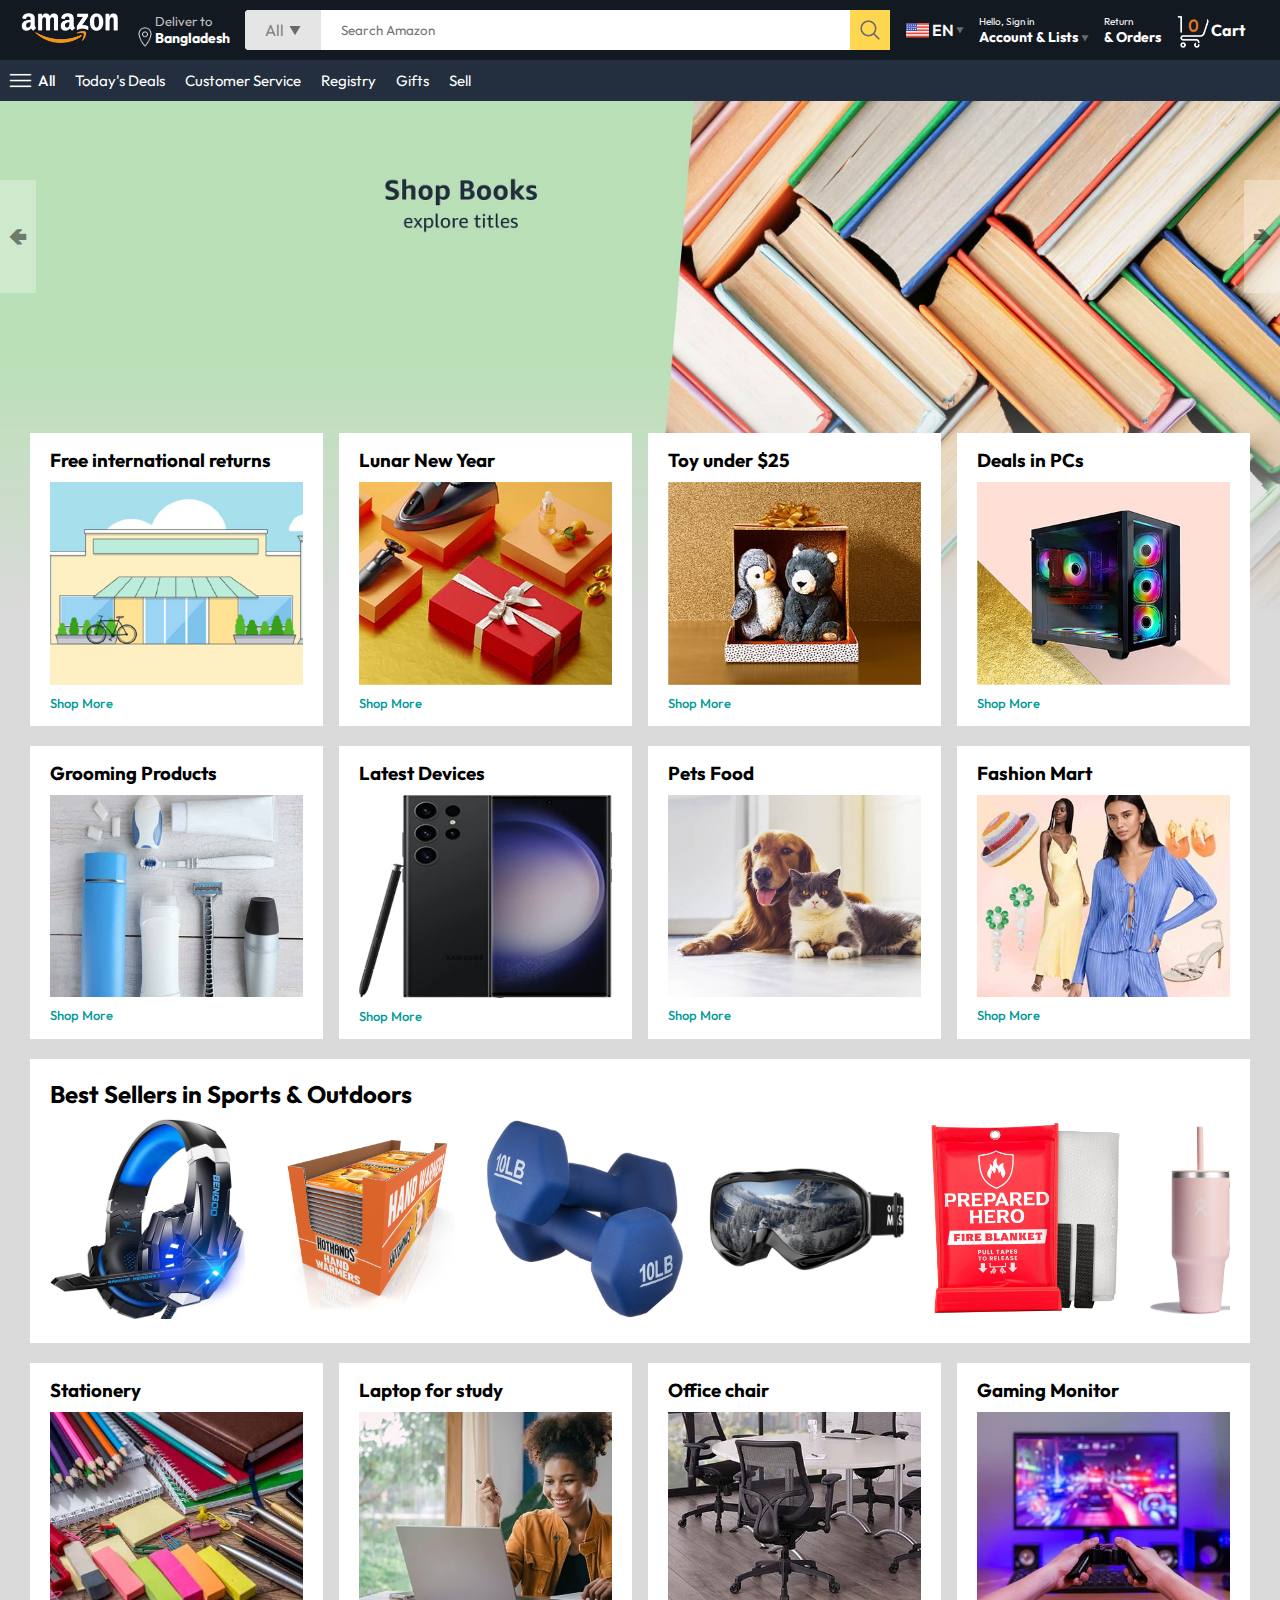
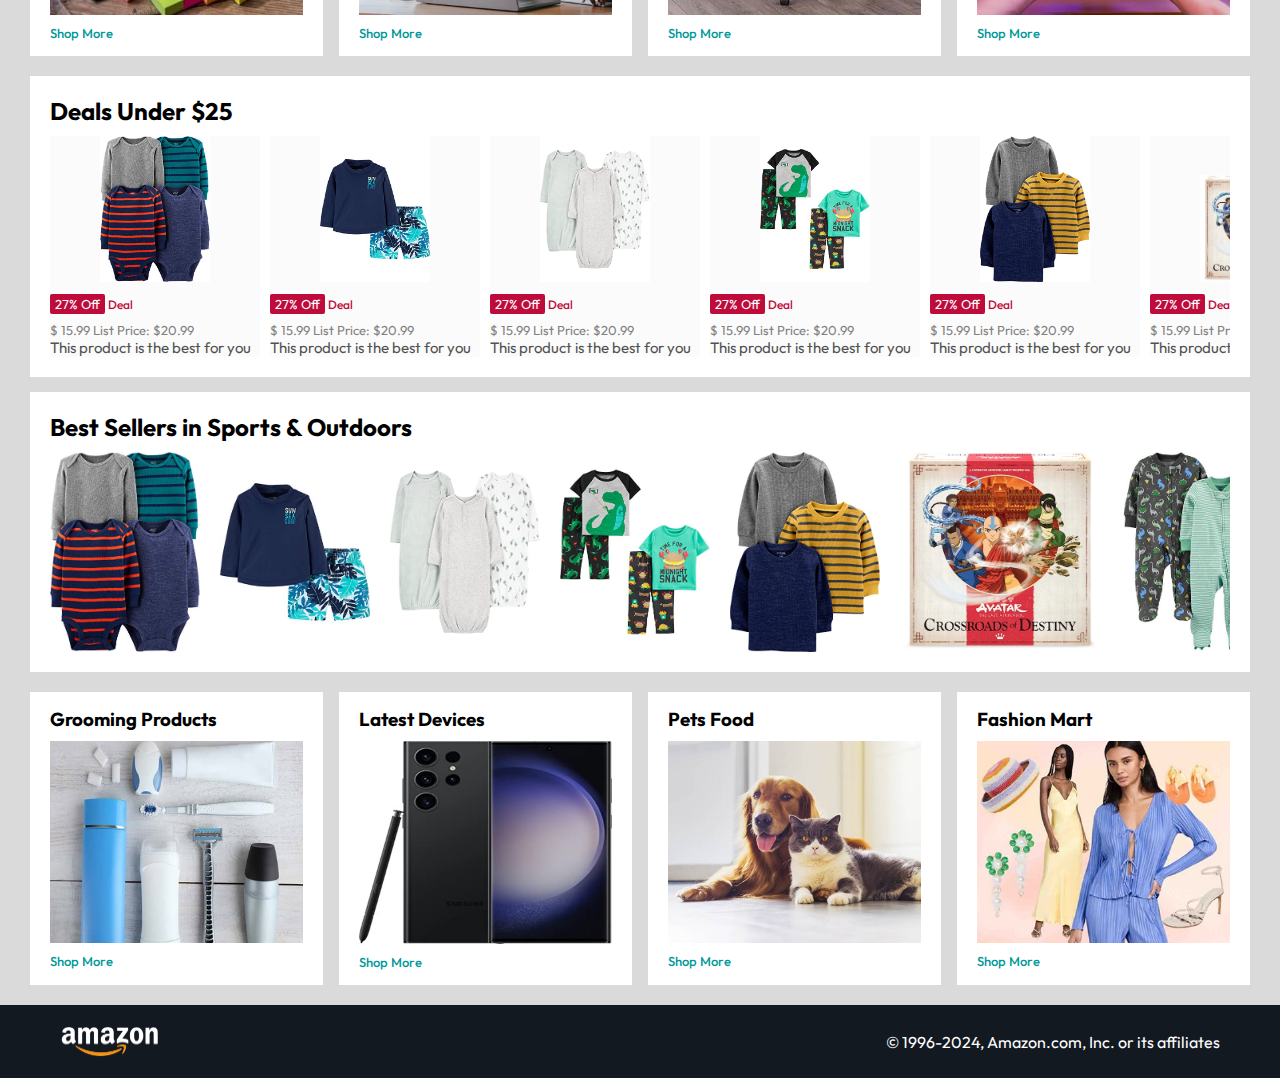
<file: index.html>
<!DOCTYPE html>
<html lang="en">
<head>
    <meta charset="UTF-8">
    <meta name="viewport" content="width=device-width, initial-scale=1.0">
    <link rel="stylesheet" href="style.css">
    <title>Amazon</title>
</head>
<body>
    <header>
        <nav>
            <div class="logo">
                <a href="/">
                    <img src="images/amazon_logo.png" width="100" alt="amazon_logo">
                </a>
            </div>

            <div class="nav-country">
                <img src="./images/location_icon.png" alt="location_icon" height="20">
                <div>
                    <p>Deliver to</p>
                    <h1>Bangladesh</h1>
                </div>
            </div>

            <div class="nav-search">
                <div class="nav-search-category">
                    <p>All</p>
                    <img src="./images/dropdown_icon.png" alt="dropdown_icon" height="12">
                </div>
                <input type="text" class="nav-search-input" placeholder="Search Amazon">
                    <img src="/images/search_icon.png" alt="search_icon" class="nav-search-icon" >
            </div>

            <div class="nav-language">
                <img src="/images/us_flag.png" alt="us_flag" width="25">
                <p>EN</p>
                <img src="/images/dropdown_icon.png" alt="dropdown_icon" width="8px">
            </div>
            
            <div class="nav-text">
                <p><a href="signIn.html">Hello, Sign in</a></p>
                <h1>Account & Lists <img src="/images/dropdown_icon.png" alt="dropdown_icon" width="8"></h1>
            </div>

            <div class="nav-text">
                <p>Return</p>
                <h1>& Orders</h1>
            </div>

            <a href="/signIn.css" style="display: none;" class="mobile-user-icon"><img src="./images/user.png" alt=""></a>
            <a href="cart.html" class="nav-cart" >
                <img src="/images/cart_icon.png" alt="cart_icon" width="35">
                <h4>Cart</h4>
            </a>
        </nav>
    

    <div class="nav-bottom">
        <div>
            <img src="/images/menu_icon.png" alt="menu_icon" width="25px">
            <p>All</p>
        </div>
        <p>Today's Deals</p>
        <p>Customer Service</p>
        <p>Registry</p>
        <p>Gifts</p>
        <p>Sell</p>
    </div>
</header>

    <div class="header-slider">
        <a href="#" class="control_prev" >&#129144</a>
        <a href="#" class="control_next" >&#129146</a>
        <ul>
            <img src="/images/header1.jpg" alt="header1" class="header-img">
            <img src="/images/header2.jpg" alt="header1" class="header-img">
            <img src="/images/header3.jpg" alt="header1" class="header-img">
            <img src="/images/header4.jpg" alt="header1" class="header-img">
            <img src="/images/header5.jpg" alt="header1" class="header-img">
            <img src="/images/header6.jpg" alt="header1" class="header-img">
           
        </ul>
    </div>

    <div class="box-row header-box">
        <div class="box-col">
            <h3>Free international returns</h3>
            <img src="/images/box1-1.jpg" alt="box1-1">
            <a href="/">Shop More</a>
        </div>

        <div class="box-col">
            <h3>Lunar New Year</h3>
            <img src="/images/box1-2.jpg" alt="box1-1">
            <a href="/">Shop More</a>
        </div>

        <div class="box-col">
            <h3>Toy under $25</h3>
            <img src="/images/box1-3.jpg" alt="box1-1">
            <a href="/">Shop More</a>
        </div>
        
        <div class="box-col">
            <h3>Deals in PCs</h3>
            <img src="/images/box1-4.jpg" alt="box1-1">
            <a href="/">Shop More</a>
        </div>


    </div>

    <div class="box-row">
        <div class="box-col">
            <h3>Grooming Products</h3>
            <img src="/images/box2-1.jpg" alt="box1-1">
            <a href="/">Shop More</a>
        </div>

        <div class="box-col">
            <h3>Latest Devices</h3>
            <img src="/images/box2-2.jpg" alt="box1-1">
            <a href="/">Shop More</a>
        </div>

        <div class="box-col">
            <h3>Pets Food</h3>
            <img src="/images/box2-3.jpg" alt="box1-1">
            <a href="/">Shop More</a>
        </div>

        <div class="box-col">
            <h3>Fashion Mart</h3>
            <img src="/images/box2-4.jpg" alt="box1-1">
            <a href="/">Shop More</a>
        </div>


    </div>


    <div class="product-slider">
        <h2>Best Sellers in Sports & Outdoors</h2>
        <div class="products">
          <a href="/product.html"> <img src="/images/product_img.jpg" alt="product-img"></a> 
            <img src="/images/product1-1.jpg" alt="product">
            <img src="/images/product1-2.jpg" alt="product">
            <img src="/images/product1-3.jpg" alt="product">
            <img src="/images/product1-4.jpg" alt="product">
            <img src="/images/product1-5.jpg" alt="product">
            <img src="/images/product1-6.jpg" alt="product">
            <img src="/images/product1-7.jpg" alt="product">
            <img src="/images/product1-8.jpg" alt="product">
            <img src="/images/product1-9.jpg" alt="product">
            <img src="/images/product1-10.jpg" alt="product">
        </div>
    </div>

    <div class="box-row">
        <div class="box-col">
            <h3>Stationery</h3>
            <img src="/images/box3-1.jpg" alt="box1-1">
            <a href="/">Shop More</a>
        </div>

        <div class="box-col">
            <h3>Laptop for study</h3>
            <img src="/images/box3-2.jpg" alt="box1-1">
            <a href="/">Shop More</a>
        </div>

        <div class="box-col">
            <h3>Office chair</h3>
            <img src="/images/box3-3.jpg" alt="box1-1">
            <a href="/">Shop More</a>
        </div>

        <div class="box-col">
            <h3>Gaming Monitor</h3>
            <img src="/images/box3-4.jpg" alt="box1-1">
            <a href="/">Shop More</a>
        </div>


    </div>

    <div class="product-slider-with-price">
        <h2>Deals Under $25</h2>
        <div class="products">

            <div class="product-card">
                <div class="product-img-container">
                    <img src="./images/product2-1.jpg" alt="">
                </div>
                <div class="product-offer">
                    <p>27% Off</p>
                    <span>Deal</span>
                    
                </div>
                    <p class="product-price">$ <span>15.99</span> List Price: $20.99</p>
                    <h4>This product is the best for you</h4>
            </div>
            <div class="product-card">
                <div class="product-img-container">
                    <img src="./images/product2-2.jpg" alt="">
                </div>
                <div class="product-offer">
                    <p>27% Off</p>
                    <span>Deal</span>
                    
                </div>
                    <p class="product-price">$ <span>15.99</span> List Price: $20.99</p>
                    <h4>This product is the best for you</h4>
            </div>
            <div class="product-card">
                <div class="product-img-container">
                    <img src="./images/product2-3.jpg" alt="">
                </div>
                <div class="product-offer">
                    <p>27% Off</p>
                    <span>Deal</span>
                    
                </div>
                    <p class="product-price">$ <span>15.99</span> List Price: $20.99</p>
                    <h4>This product is the best for you</h4>
            </div>
            <div class="product-card">
                <div class="product-img-container">
                    <img src="./images/product2-4.jpg" alt="">
                </div>
                <div class="product-offer">
                    <p>27% Off</p>
                    <span>Deal</span>
                    
                </div>
                    <p class="product-price">$ <span>15.99</span> List Price: $20.99</p>
                    <h4>This product is the best for you</h4>
            </div>
            <div class="product-card">
                <div class="product-img-container">
                    <img src="./images/product2-5.jpg" alt="">
                </div>
                <div class="product-offer">
                    <p>27% Off</p>
                    <span>Deal</span>
                    
                </div>
                    <p class="product-price">$ <span>15.99</span> List Price: $20.99</p>
                    <h4>This product is the best for you</h4>
            </div>
            <div class="product-card">
                <div class="product-img-container">
                    <img src="./images/product2-6.jpg" alt="">
                </div>
                <div class="product-offer">
                    <p>27% Off</p>
                    <span>Deal</span>
                    
                </div>
                    <p class="product-price">$ <span>15.99</span> List Price: $20.99</p>
                    <h4>This product is the best for you</h4>
            </div>
            <div class="product-card">
                <div class="product-img-container">
                    <img src="./images/product2-7.jpg" alt="">
                </div>
                <div class="product-offer">
                    <p>27% Off</p>
                    <span>Deal</span>
                    
                </div>
                    <p class="product-price">$ <span>15.99</span> List Price: $20.99</p>
                    <h4>This product is the best for you</h4>
            </div>
            <div class="product-card">
                <div class="product-img-container">
                    <img src="./images/product2-8.jpg" alt="">
                </div>
                <div class="product-offer">
                    <p>27% Off</p>
                    <span>Deal</span>
                    
                </div>
                    <p class="product-price">$ <span>15.99</span> List Price: $20.99</p>
                    <h4>This product is the best for you</h4>
            </div>
            <div class="product-card">
                <div class="product-img-container">
                    <img src="./images/product2-9.jpg" alt="">
                </div>
                <div class="product-offer">
                    <p>27% Off</p>
                    <span>Deal</span>
                    
                </div>
                    <p class="product-price">$ <span>15.99</span> List Price: $20.99</p>
                    <h4>This product is the best for you</h4>
            </div>
            <div class="product-card">
                <div class="product-img-container">
                    <img src="./images/product2-10.jpg" alt="">
                </div>
                <div class="product-offer">
                    <p>27% Off</p>
                    <span>Deal</span>
                    
                </div>
                    <p class="product-price">$ <span>15.99</span> List Price: $20.99</p>
                    <h4>This product is the best for you</h4>
            </div>
            <div class="product-card">
                <div class="product-img-container">
                    <img src="./images/product2-11.jpg" alt="">
                </div>
                <div class="product-offer">
                    <p>27% Off</p>
                    <span>Deal</span>
                    
                </div>
                    <p class="product-price">$ <span>15.99</span> List Price: $20.99</p>
                    <h4>This product is the best for you</h4>
            </div>
            <div class="product-card">
                <div class="product-img-container">
                    <img src="./images/product2-12.jpg" alt="">
                </div>
                <div class="product-offer">
                    <p>27% Off</p>
                    <span>Deal</span>
                    
                </div>
                    <p class="product-price">$ <span>15.99</span> List Price: $20.99</p>
                    <h4>This product is the best for you</h4>
            </div>
        </div>
    </div>

    <div class="product-slider">
        <h2>Best Sellers in Sports & Outdoors</h2>
        <div class="products">
            <img src="/images/product2-1.jpg" alt="product">
            <img src="/images/product2-2.jpg" alt="product">
            <img src="/images/product2-3.jpg" alt="product">
            <img src="/images/product2-4.jpg" alt="product">
            <img src="/images/product2-5.jpg" alt="product">
            <img src="/images/product2-6.jpg" alt="product">
            <img src="/images/product2-7.jpg" alt="product">
            <img src="/images/product2-8.jpg" alt="product">
            <img src="/images/product2-9.jpg" alt="product">
            <img src="/images/product2-10.jpg" alt="product">
        </div>
    </div>

    <div class="box-row">
        <div class="box-col">
            <h3>Grooming Products</h3>
            <img src="/images/box2-1.jpg" alt="box1-1">
            <a href="/">Shop More</a>
        </div>

        <div class="box-col">
            <h3>Latest Devices</h3>
            <img src="/images/box2-2.jpg" alt="box1-1">
            <a href="/">Shop More</a>
        </div>

        <div class="box-col">
            <h3>Pets Food</h3>
            <img src="/images/box2-3.jpg" alt="box1-1">
            <a href="/">Shop More</a>
        </div>

        <div class="box-col">
            <h3>Fashion Mart</h3>
            <img src="/images/box2-4.jpg" alt="box1-1">
            <a href="/">Shop More</a>
        </div>


    </div>

    <footer>
        <img src="./images/amazon_logo.png" width="100px" alt="">
        <p>© 1996-2024, Amazon.com, Inc. or its affiliates</p>
    </footer>
    <script src="script.js"></script>
</body>
</html>
</file>
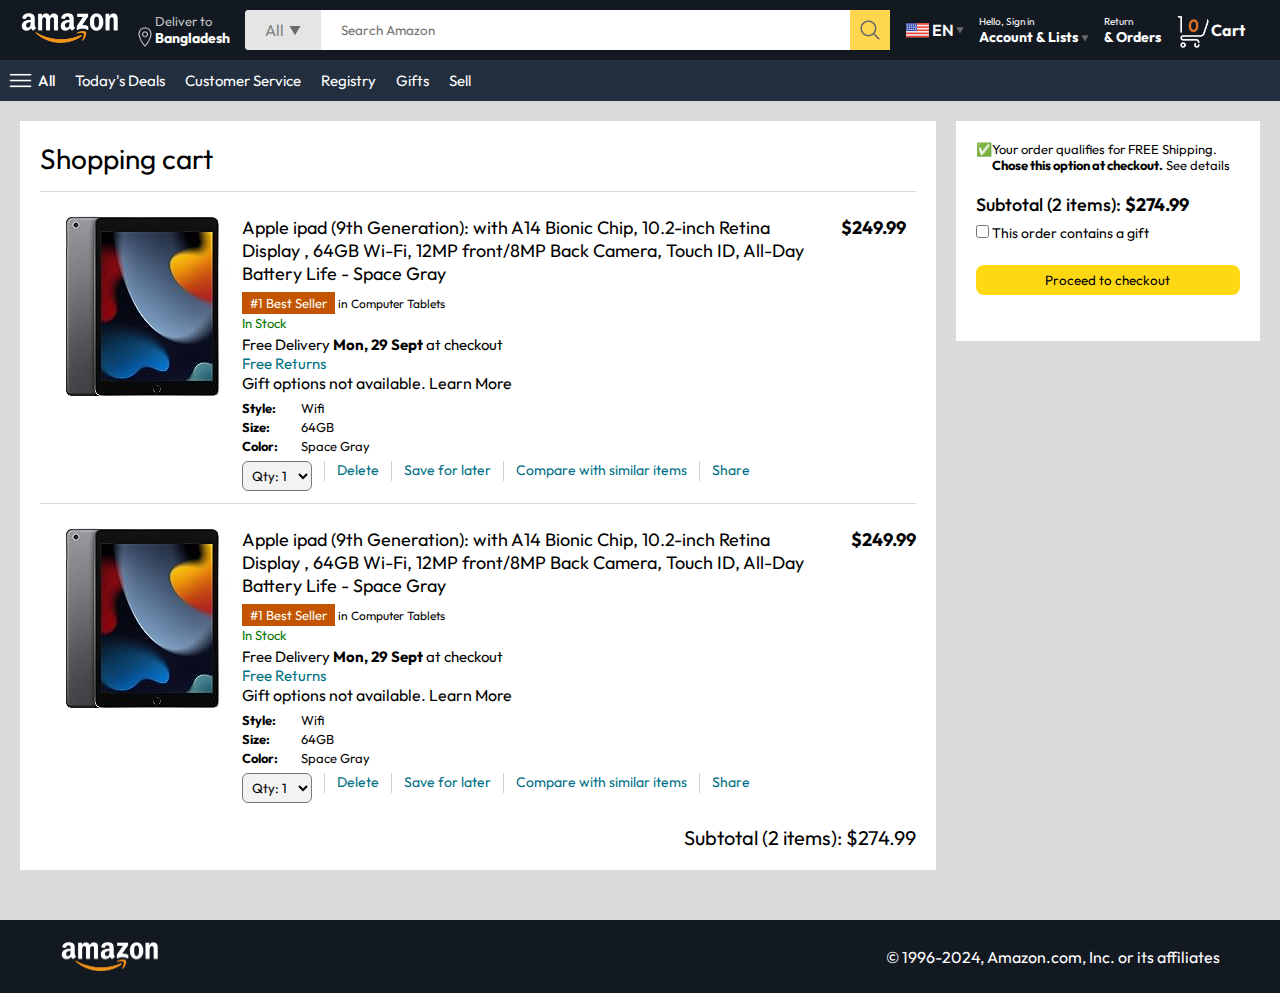
<file: cart.html>
<!DOCTYPE html>
<html lang="en">
<head>
    <meta charset="UTF-8">
    <link rel="stylesheet" href="cart.css">
    <link rel="stylesheet" href="style.css">
    <meta name="viewport" content="width=device-width, initial-scale=1.0">
    <title>Cart</title>
</head>
<body>
    <header>
        <nav>
            <div class="logo">
                <a href="/">
                    <img src="images/amazon_logo.png" width="100" alt="amazon_logo">
                </a>
            </div>

            <div class="nav-country">
                <img src="./images/location_icon.png" alt="location_icon" height="20">
                <div>
                    <p>Deliver to</p>
                    <h1>Bangladesh</h1>
                </div>
            </div>

            <div class="nav-search">
                <div class="nav-search-category">
                    <p>All</p>
                    <img src="./images/dropdown_icon.png" alt="dropdown_icon" height="12">
                </div>
                <input type="text" class="nav-search-input" placeholder="Search Amazon">
                    <img src="/images/search_icon.png" alt="search_icon" class="nav-search-icon" >
            </div>

            <div class="nav-language">
                <img src="/images/us_flag.png" alt="us_flag" width="25">
                <p>EN</p>
                <img src="/images/dropdown_icon.png" alt="dropdown_icon" width="8px">
            </div>
            
            <div class="nav-text">
                <p><a href="signIn.html">Hello, Sign in</a></p>
                <h1>Account & Lists <img src="/images/dropdown_icon.png" alt="dropdown_icon" width="8"></h1>
            </div>

            <div class="nav-text">
                <p>Return</p>
                <h1>& Orders</h1>
            </div>

            <a href="/signIn.css" style="display: none;" class="mobile-user-icon">

                <img src="./images/user.png" alt=""></a>
                        <a href="cart.html" class="nav-cart" >
                            <img src="/images/cart_icon.png" alt="cart_icon" width="35">
                            <h4>Cart</h4>
                        </a>
                        
            </a>
        </nav>
    

    <div class="nav-bottom">
        <div>
            <img src="/images/menu_icon.png" alt="menu_icon" width="25px">
            <p>All</p>
        </div>
        <p>Today's Deals</p>
        <p>Customer Service</p>
        <p>Registry</p>
        <p>Gifts</p>
        <p>Sell</p>
    </div>
</header>

<div class="cart">
    <div class="cart-left">
        <h1>Shopping cart</h1>
        <hr>
        <div class="product-cart-list">
            <img src="./images/ipad_img.jpg" alt="ipad_img">
            <div> 
            <div class="product-cart-title-price">
                <p>Apple ipad (9th Generation): with A14 Bionic Chip, 10.2-inch Retina Display 
                    , 64GB Wi-Fi, 12MP front/8MP Back Camera, Touch ID, All-Day Battery Life - Space Gray
                </p>
                <p><b>$249.99</b></p>
            </div>

            <p class="product-cart-bestseller">
               <span>
                #1 Best Seller</span> in Computer Tablets
            </p>

            <p class="product-cart-stock">In Stock</p>
            <p class="product-cart-delivery">Free Delivery <b> Mon, 29 Sept</b> at checkout</p>
            <p class="product-cart-returns">Free Returns</p>
            <p class="product-cart-giftoptions">Gift options not available. <span>Learn More</span></p>
            
            <div class="product-cart-specs">
                <p><b>Style:</b></p> <p>Wifi</p>
                <p><b>Size:</b></p> <p>64GB</p>
                <p><b>Color:</b></p> <p>Space Gray</p>
            </div>     
            <div class="cart-list-action">
                <select name="" id="">
                    <option value="Qty: 1">Qty: 1</option>
                    <option value="Qty: 2">Qty: 2</option>
                    <option value="Qty: 3">Qty: 3</option>
                    <option value="Qty: 4">Qty: 4</option>
                    <option value="Qty: 5">Qty: 5</option>
                </select>
                <hr>
                <p class="action-btn">Delete</p>
                <hr>
                <p class="action-btn">Save for later</p>
                <hr>
                <p class="action-btn">Compare with similar items</p>
                <hr>
                <p class="action-btn">Share</p>
            </div>
        </div>

        <hr>
       
    </div>

        <hr>
        <div class="product-cart-list">
            <img src="./images/ipad_img.jpg" alt="ipad_img">
            <div> 
            <div class="product-cart-title-price">
                <p>Apple ipad (9th Generation): with A14 Bionic Chip, 10.2-inch Retina Display 
                    , 64GB Wi-Fi, 12MP front/8MP Back Camera, Touch ID, All-Day Battery Life - Space Gray
                </p>
                <p><b>$249.99</b></p>
            </div>
            <p class="product-cart-bestseller">
               <span>
                #1 Best Seller</span> in Computer Tablets
            </p>
   


            <p class="product-cart-stock">In Stock</p>
            <p class="product-cart-delivery">Free Delivery <b> Mon, 29 Sept</b> at checkout</p>
            <p class="product-cart-returns">Free Returns</p>
            <p class="product-cart-giftoptions">Gift options not available. <span>Learn More</span></p>
            
            <div class="product-cart-specs">
                <p><b>Style:</b></p> <p>Wifi</p>
                <p><b>Size:</b></p> <p>64GB</p>
                <p><b>Color:</b></p> <p>Space Gray</p>
            </div>     
            <div class="cart-list-action">
                <select name="" id="">
                    <option value="Qty: 1">Qty: 1</option>
                    <option value="Qty: 2">Qty: 2</option>
                    <option value="Qty: 3">Qty: 3</option>
                    <option value="Qty: 4">Qty: 4</option>
                    <option value="Qty: 5">Qty: 5</option>
                </select>
                <hr>
                <p class="action-btn">Delete</p>
                <hr>
                <p class="action-btn">Save for later</p>
                <hr>
                <p class="action-btn">Compare with similar items</p>
                <hr>
                <p class="action-btn">Share</p>
            </div>
        </div>
    </div>
       
    <div class="cart-list-subtotal">
        Subtotal (2 items): $274.99
    </div>
     
    </div>


    <div class="cart-right">
        <div class="cart-free-delivery">
            <p>&#x2705</p>
            <p>Your order qualifies for FREE Shipping. <b>Chose this option at checkout.</b> See details</p>
        </div>
        <p class="cart-subtotal">Subtotal (2 items): <b>$274.99</b></p>
        <p class="cart-right-gift"><input type="checkbox" name="" id="">  This order contains a gift</p>
        <button>Proceed to checkout</button>

    </div>



</div>

<footer class="footer-cart">
    <img src="./images/amazon_logo.png" width="100px" alt="">
    <p>© 1996-2024, Amazon.com, Inc. or its affiliates</p>
</footer>

    <script src="script.js"></script>
</body>
</html>
</file>
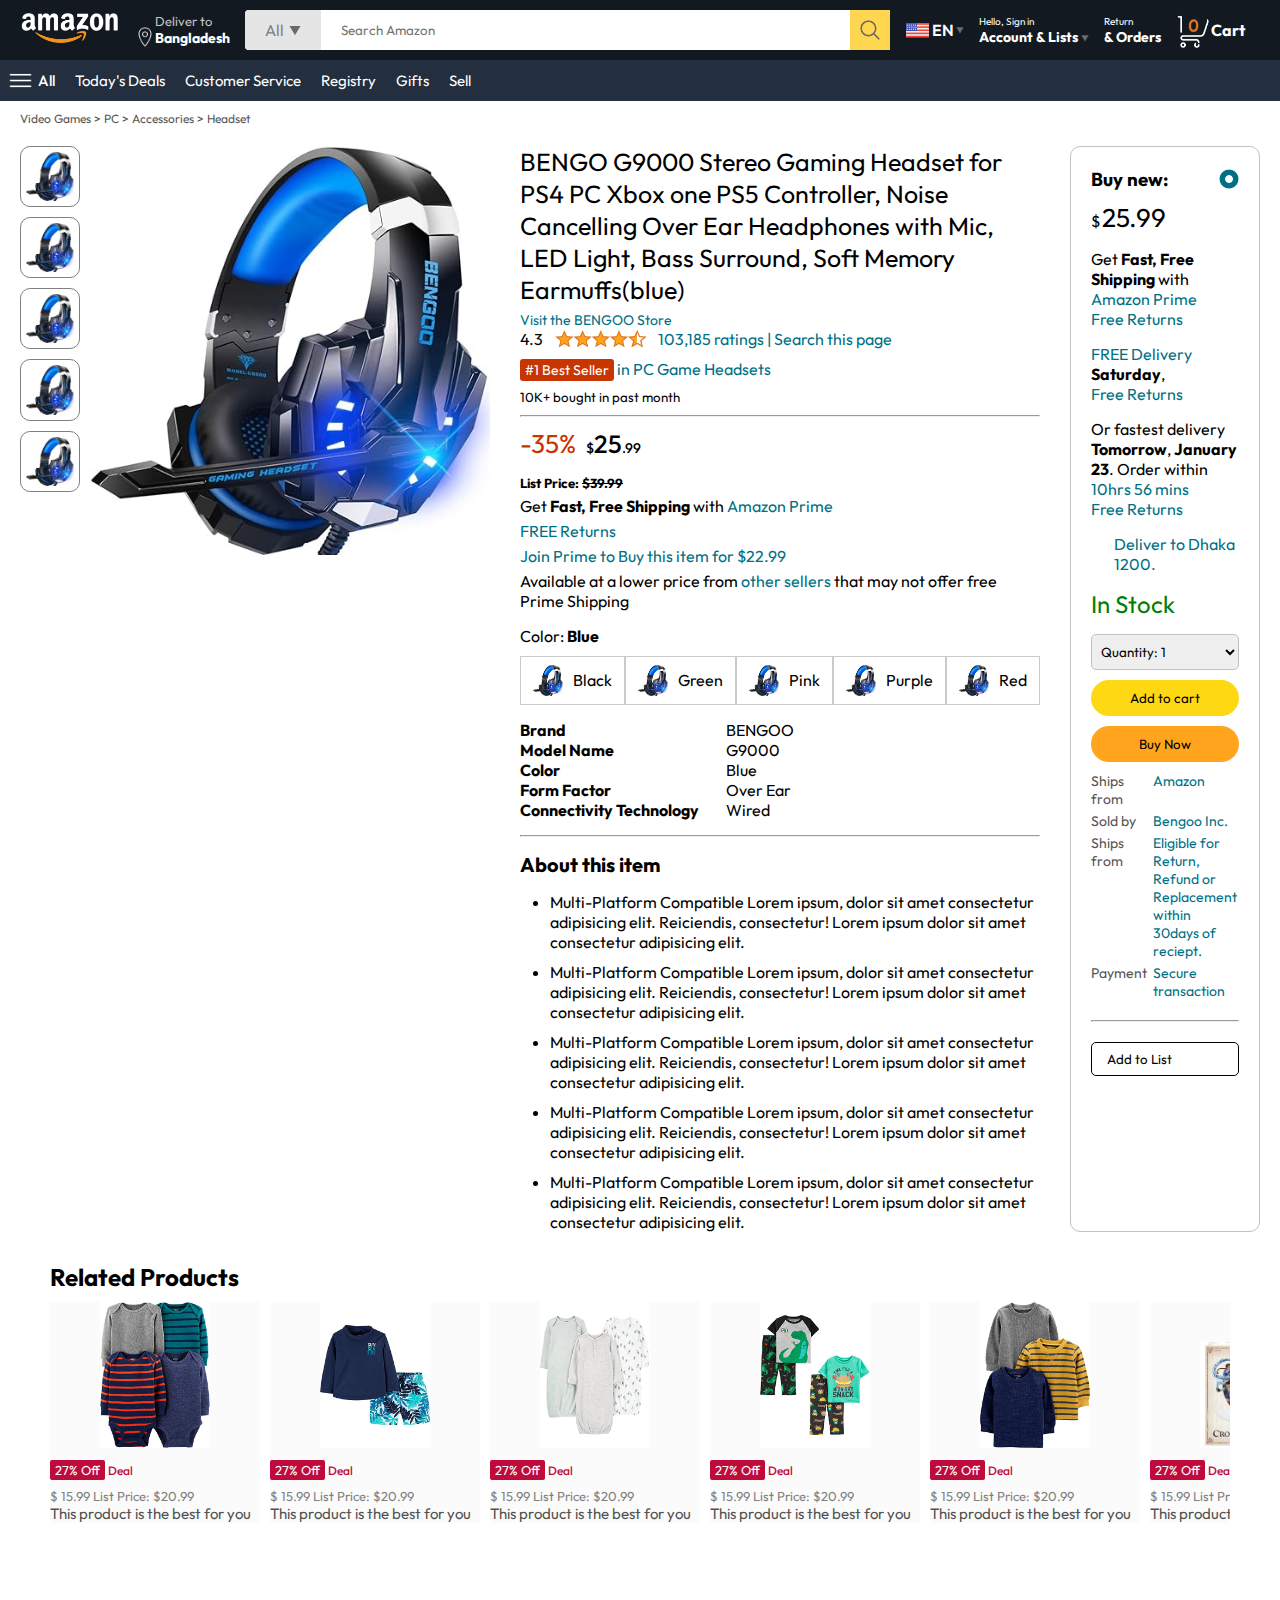
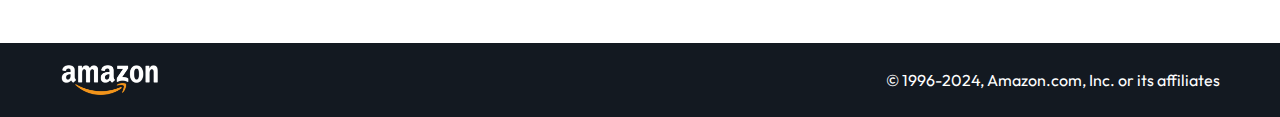
<file: product.html>
<!DOCTYPE html>
<html lang="en">
<head>
    <meta charset="UTF-8">
    <link rel="stylesheet" href="product.css">
    <link rel="stylesheet" href="style.css">
    <meta name="viewport" content="width=device-width, initial-scale=1.0">
    <title>Product page</title>
</head>
<body>
    <header>
        <nav>
            <div class="logo">
                <a href="/">
                    <img src="images/amazon_logo.png" width="100" alt="amazon_logo">
                </a>
            </div>

            <div class="nav-country">
                <img src="./images/location_icon.png" alt="location_icon" height="20">
                <div>
                    <p>Deliver to</p>
                    <h1>Bangladesh</h1>
                </div>
            </div>

            <div class="nav-search">
                <div class="nav-search-category">
                    <p>All</p>
                    <img src="./images/dropdown_icon.png" alt="dropdown_icon" height="12">
                </div>
                <input type="text" class="nav-search-input" placeholder="Search Amazon">
                    <img src="/images/search_icon.png" alt="search_icon" class="nav-search-icon" >
            </div>

            <div class="nav-language">
                <img src="/images/us_flag.png" alt="us_flag" width="25">
                <p>EN</p>
                <img src="/images/dropdown_icon.png" alt="dropdown_icon" width="8px">
            </div>
            
            <div class="nav-text">
                <p><a href="signIn.html">Hello, Sign in</a></p>
                <h1>Account & Lists <img src="/images/dropdown_icon.png" alt="dropdown_icon" width="8"></h1>
            </div>

            <div class="nav-text">
                <p>Return</p>
                <h1>& Orders</h1>
            </div>

  <a href="/signIn.css" style="display: none;" class="mobile-user-icon">
    <img src="./images/user.png" alt=""></a>
            <a href="cart.html" class="nav-cart" >
                <img src="/images/cart_icon.png" alt="cart_icon" width="35">
                <h4>Cart</h4>
            </a>
        </nav>
    

    <div class="nav-bottom">
        <div>
            <img src="/images/menu_icon.png" alt="menu_icon" width="25px">
            <p>All</p>
        </div>
        <p>Today's Deals</p>
        <p>Customer Service</p>
        <p>Registry</p>
        <p>Gifts</p>
        <p>Sell</p>
    </div>
</header>

<p class="breadcrum">Video Games > PC > Accessories > Headset</p>

<div class="product-display">
    <div class="product-d-image">
        <div class="product-icons">
            <img src="/images/product_img.jpg" width="60" alt="">
            <img src="/images/product_img.jpg" width="60" alt="">
            <img src="/images/product_img.jpg" width="60" alt="">
            <img src="/images/product_img.jpg" width="60" alt="">
            <img src="/images/product_img.jpg" width="60" alt="">
        </div>
        
        <div class="product-main-image">
            <img src="/images/product_img.jpg" width="400" alt="">
            

        </div>
    </div>

    <div class="product-d-details">
        <p class="product-title">
            BENGO G9000 Stereo Gaming Headset for PS4 PC Xbox one PS5 Controller, Noise Cancelling Over Ear
            Headphones with Mic, LED Light, Bass Surround, Soft Memory Earmuffs(blue)
        </p>
        <p class="brand-store">
            Visit the BENGOO Store
        </p>
        <div class="product-rating">
            <div>
                <div>4.3 <img src="./images/rating_img.png" alt="rating" height="20px"></div>
                <p>103,185 ratings | Search this page</p>
            </div>
            <p><span>#1 Best Seller</span> in PC Game Headsets</p>
            <h5>10K+ bought in past month</h5>
            <hr>
        </div>
        <div class="product-d-price">
            <div>
                <p>-35%</p>
                <h1>$<span>25</span>.99</h1>
            </div>
            <h5>List Price: <span>$39.99</span></h5>
            <p>Get <b>Fast, Free Shipping</b> with <span>Amazon Prime</span></p>
            <p> <span>FREE Returns</span> </p>
            <p> <span> Join Prime to Buy this item for $22.99</span></p>
            <p>Available at a lower price from <span>other sellers</span> that may not offer free Prime Shipping</p>
        </div>
        <div class="product-color-selection">
            <p>Color: <b>Blue</b></p>
            <div class="product-color-options">

                <div class="option">
                    <img src="./images/product_img.jpg" alt="  " width="30px">
                    <p>Black</p>
                </div>
                <div class="option">
                    <img src="./images/product_img.jpg" alt="  " width="30px">
                    <p>Green</p>
                </div>
                <div class="option">
                    <img src="./images/product_img.jpg" alt="  " width="30px">
                    <p>Pink</p>
                </div>
                <div class="option">
                    <img src="./images/product_img.jpg" alt="  " width="30px">
                    <p>Purple</p>
                </div>
                <div class="option">
                    <img src="./images/product_img.jpg" alt="  " width="30px">
                    <p>Red</p>
                </div>


            </div>

        </div>

<div class="product-info">
    <p><b>Brand</b></p> <p>BENGOO</p>
    <p><b>Model Name</b></p> <p>G9000</p>
    <p><b>Color</b></p> <p>Blue</p>
    <p><b>Form Factor</b></p> <p>Over Ear</p>
    <p><b>Connectivity Technology</b></p> <p>Wired</p>
</div>
<hr>
<div class="product-desc">
    <h1>About this item</h1>
    <ul>
        <li>Multi-Platform Compatible Lorem ipsum, 
            dolor sit amet consectetur adipisicing elit. 
            Reiciendis, consectetur! Lorem ipsum dolor sit amet consectetur 
            adipisicing elit.</li>
        <li>Multi-Platform Compatible Lorem ipsum, 
            dolor sit amet consectetur adipisicing elit. 
            Reiciendis, consectetur! Lorem ipsum dolor sit amet consectetur 
            adipisicing elit.</li>
        <li>Multi-Platform Compatible Lorem ipsum, 
            dolor sit amet consectetur adipisicing elit. 
            Reiciendis, consectetur! Lorem ipsum dolor sit amet consectetur 
            adipisicing elit.</li>
        <li>Multi-Platform Compatible Lorem ipsum, 
            dolor sit amet consectetur adipisicing elit. 
            Reiciendis, consectetur! Lorem ipsum dolor sit amet consectetur 
            adipisicing elit.</li>
        <li>Multi-Platform Compatible Lorem ipsum, 
            dolor sit amet consectetur adipisicing elit. 
            Reiciendis, consectetur! Lorem ipsum dolor sit amet consectetur 
            adipisicing elit.</li>
    </ul>
</div>
    </div>

    <div class="product-d-purchase">

        <div class="title">
            <h3>Buy new:</h3>
            <img src="./images/circle_icon.png" alt="" width="20px">
        </div>

        <h1 class="price">
           $<span>25.99</span> 
        </h1>

        <div class="gap">
            <p>Get <b>Fast, Free Shipping </b> with <span> Amazon Prime</span></p>
       <p><span>Free Returns</span></p>
        </div>

        <div class="gap">
            <p><span>FREE Delivery</span> <b>Saturday</b>,</p>
       <p><span>Free Returns</span></p>
        </div>

        <div class="gap">
            <p>Or fastest delivery <b>Tomorrow</b>, <b>January 23</b>. Order within <span>10hrs 56 mins</span></p>
       <p><span>Free Returns</span></p>
        </div>

        <div class="delivery-location">
            <img src="./images/location_icon.png" alt="location_icon" width="20px">
            <p><span>Deliver to Dhaka 1200.</span></p>
        </div>
        <h2 class="product-stock">In Stock</h2>
        <select name="" id="" class="product-quantity">
            <option value="1">Quantity: 1</option>
            <option value="2">Quantity: 2</option>
            <option value="3">Quantity: 3</option>
        </select>
        <button class="btn">Add to cart</button>
        <button class="btn product-buy">Buy Now</button>
        <div class="product-seller-info">
            <p>Ships from</p> <p><span>Amazon</span></p>
            <p>Sold by</p> <p><span>Bengoo Inc.</span></p>
            <p>Ships from</p> <p><span>Eligible for Return, Refund or Replacement
                within 30days of reciept.
            </span></p>
            <p>Payment</p> <p><span>Secure transaction</span></p>
        </div>
        <hr>
        <button class="product-add-list">Add to List</button>

    </div>
</div>

<div class="product-slider-with-price">
    <h2>Related Products</h2>
    <div class="products">

        <div class="product-card">
            <div class="product-img-container">
                <img src="./images/product2-1.jpg" alt="">
            </div>
            <div class="product-offer">
                <p>27% Off</p>
                <span>Deal</span>
                
            </div>
                <p class="product-price">$ <span>15.99</span> List Price: $20.99</p>
                <h4>This product is the best for you</h4>
        </div>
        <div class="product-card">
            <div class="product-img-container">
                <img src="./images/product2-2.jpg" alt="">
            </div>
            <div class="product-offer">
                <p>27% Off</p>
                <span>Deal</span>
                
            </div>
                <p class="product-price">$ <span>15.99</span> List Price: $20.99</p>
                <h4>This product is the best for you</h4>
        </div>
        <div class="product-card">
            <div class="product-img-container">
                <img src="./images/product2-3.jpg" alt="">
            </div>
            <div class="product-offer">
                <p>27% Off</p>
                <span>Deal</span>
                
            </div>
                <p class="product-price">$ <span>15.99</span> List Price: $20.99</p>
                <h4>This product is the best for you</h4>
        </div>
        <div class="product-card">
            <div class="product-img-container">
                <img src="./images/product2-4.jpg" alt="">
            </div>
            <div class="product-offer">
                <p>27% Off</p>
                <span>Deal</span>
                
            </div>
                <p class="product-price">$ <span>15.99</span> List Price: $20.99</p>
                <h4>This product is the best for you</h4>
        </div>
        <div class="product-card">
            <div class="product-img-container">
                <img src="./images/product2-5.jpg" alt="">
            </div>
            <div class="product-offer">
                <p>27% Off</p>
                <span>Deal</span>
                
            </div>
                <p class="product-price">$ <span>15.99</span> List Price: $20.99</p>
                <h4>This product is the best for you</h4>
        </div>
        <div class="product-card">
            <div class="product-img-container">
                <img src="./images/product2-6.jpg" alt="">
            </div>
            <div class="product-offer">
                <p>27% Off</p>
                <span>Deal</span>
                
            </div>
                <p class="product-price">$ <span>15.99</span> List Price: $20.99</p>
                <h4>This product is the best for you</h4>
        </div>
        <div class="product-card">
            <div class="product-img-container">
                <img src="./images/product2-7.jpg" alt="">
            </div>
            <div class="product-offer">
                <p>27% Off</p>
                <span>Deal</span>
                
            </div>
                <p class="product-price">$ <span>15.99</span> List Price: $20.99</p>
                <h4>This product is the best for you</h4>
        </div>
        <div class="product-card">
            <div class="product-img-container">
                <img src="./images/product2-8.jpg" alt="">
            </div>
            <div class="product-offer">
                <p>27% Off</p>
                <span>Deal</span>
                
            </div>
                <p class="product-price">$ <span>15.99</span> List Price: $20.99</p>
                <h4>This product is the best for you</h4>
        </div>
        <div class="product-card">
            <div class="product-img-container">
                <img src="./images/product2-9.jpg" alt="">
            </div>
            <div class="product-offer">
                <p>27% Off</p>
                <span>Deal</span>
                
            </div>
                <p class="product-price">$ <span>15.99</span> List Price: $20.99</p>
                <h4>This product is the best for you</h4>
        </div>
        <div class="product-card">
            <div class="product-img-container">
                <img src="./images/product2-10.jpg" alt="">
            </div>
            <div class="product-offer">
                <p>27% Off</p>
                <span>Deal</span>
                
            </div>
                <p class="product-price">$ <span>15.99</span> List Price: $20.99</p>
                <h4>This product is the best for you</h4>
        </div>
        <div class="product-card">
            <div class="product-img-container">
                <img src="./images/product2-11.jpg" alt="">
            </div>
            <div class="product-offer">
                <p>27% Off</p>
                <span>Deal</span>
                
            </div>
                <p class="product-price">$ <span>15.99</span> List Price: $20.99</p>
                <h4>This product is the best for you</h4>
        </div>
        <div class="product-card">
            <div class="product-img-container">
                <img src="./images/product2-12.jpg" alt="">
            </div>
            <div class="product-offer">
                <p>27% Off</p>
                <span>Deal</span>
                
            </div>
                <p class="product-price">$ <span>15.99</span> List Price: $20.99</p>
                <h4>This product is the best for you</h4>
        </div>
    </div>
</div>


    <footer class="product-footer">
        <img src="./images/amazon_logo.png" width="100px" alt="">
        <p>© 1996-2024, Amazon.com, Inc. or its affiliates</p>
    </footer>




<script>
    const scrollContainer=document.querySelectorAll(".products");

for(const item of scrollContainer)
{
    item.addEventListener("wheel",(e)=>{
        e.preventDefault();
        item.scrollLeft+=e.deltaY;
    })
}
</script>
    <script src="script.js"></script>
</body>
</html>
</file>
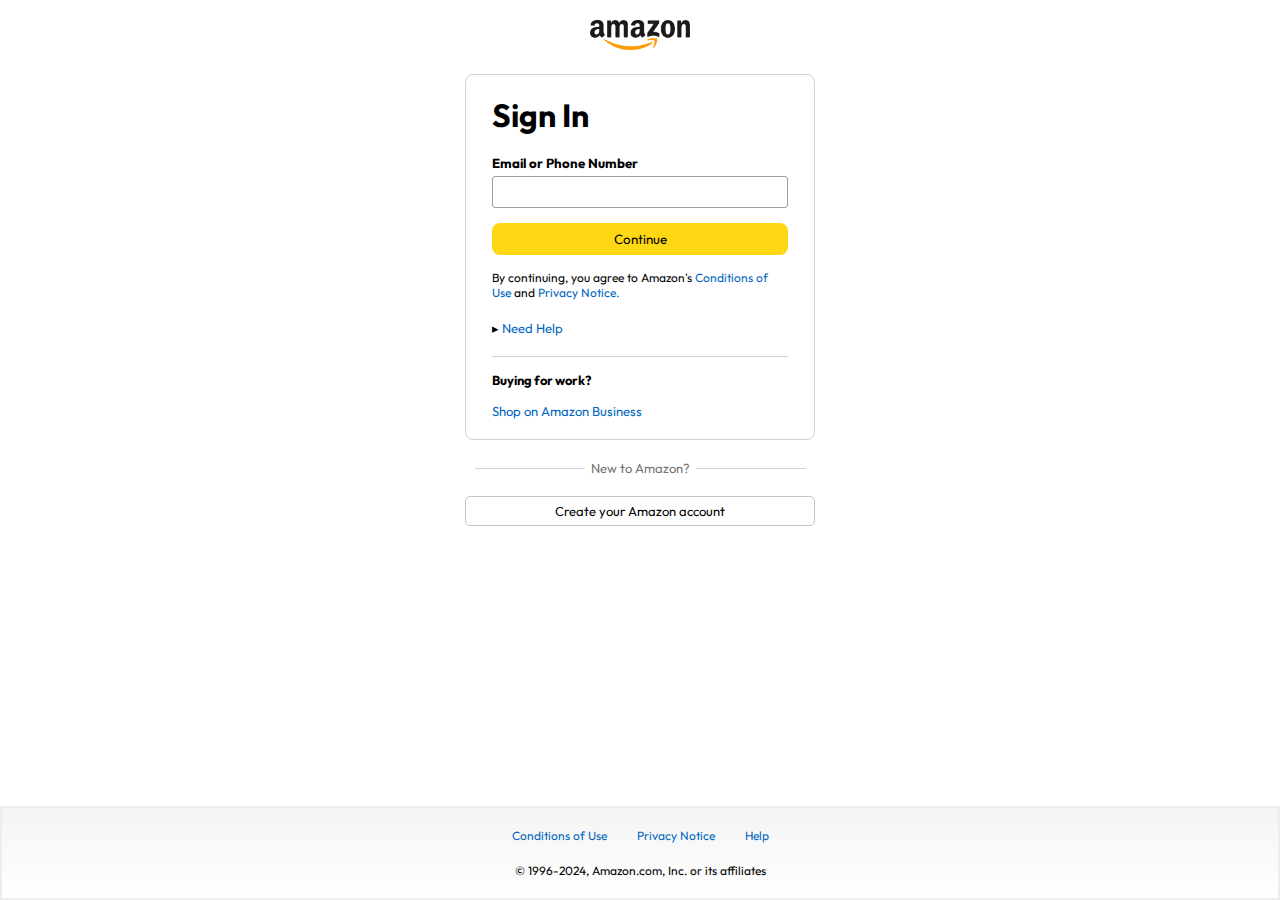
<file: signIn.html>
<!DOCTYPE html>
<html lang="en">
<head>
    <meta charset="UTF-8">

    <link rel="stylesheet" href="signIn.css">
    <meta name="viewport" content="width=device-width, initial-scale=1.0">
    <title>Sign In</title>
</head>
<body>
    <a href="/"><img class="logo" width="100" src="./images/amazon_logo_dark.png" alt=""></a>

    <div class="signin-container">
        <h1 class="signin-title">Sign In</h1>
        <h5 class="input-lable">Email or Phone Number</h5>
        <input type="text">
        <button>Continue</button>
        <p class="signin-condition">By continuing, you agree to Amazon's 
            <span>Conditions of Use</span>  and <span> Privacy Notice.</span></p>
            <p class="signin-help">&#9656 <span> Need Help</span></p>
            <hr>
            <h4>Buying for work?</h4>
            <p class="signin-business"><span>Shop on Amazon Business</span></p>
    </div>

    <div class="signin-bottom">
        <hr>
        <p>New to Amazon?</p>
        <hr>
    </div>
    <a href="singUp.html"><button class="signIn-signUp-btn">Create your Amazon account</button></a>

    <footer>
        <div class="footer-links">

            <a href="#">Conditions of Use</a>
            <a href="#">Privacy Notice</a>
            <a href="#">Help</a>
        </div>
        <p class="footer-copyright">© 1996-2024, Amazon.com, Inc. or its affiliates</p>
    </footer>




    <script src="script.js"></script>
</body>
</html>
</file>
<file: style.css>
@import url('https://fonts.googleapis.com/css2?family=Outfit:wght@100..900&display=swap');
*{
    margin: 0;
    padding: 0;
    box-sizing: border-box;
      font-family: "Outfit", sans-serif;
}
body{
    background: #dadada;

}
a{
    text-decoration: none;
    color: inherit;
}
nav{
    display: flex;
    justify-content: space-between;
    align-items: center;
    background:#131921;
    padding: 10px 20px;
    color: #fff;
}
.nav-country{
    display: flex;
    align-items: end;
    margin-left: 15px;
    color: #c4c4c4;
    font-size: 13px;

}
.nav-country h1{
    color: #fff;
    font-size: 14px;
}

.nav-search{
    flex: 1;
    display: flex;
    align-items: center;
    background: #fff;
    color: grey;
    max-width: 1000px;
    border-radius: 4px;
    margin-left: 15px;

}
.nav-search-category{
    display: flex;
    align-items: center;
    padding: 10px 20px;
    gap: 5px;
    background:#e5e5e5;
    border-radius: 4px 0 0 4px;
}
.nav-search-input{
    border: none;
    outline: none;
    width: 100%;
    padding-left: 20px;

}
.nav-search-icon{
    max-width: 40px;
    padding: 8px;
    background: #ffd64f;
    border: 0 4px 4px 0;

}
.nav-language{
    display: flex;
    align-items: center;
    gap: 2px;
    font-weight: 600;
    margin-left: 15px;
}
.nav-text{
    margin-left: 15px;

}
.nav-text p{
    font-size: 10px;
}
.nav-text h1{
    font-size: 14px;
}
.nav-cart{
    display: flex;
    align-items: center;
    padding: 0px 15px;
}
.nav-bottom{
    display: flex;
    align-items: center;
    gap: 20px;
    padding: 8px;
    background:#232f3e;
    color: #fff;
    font-size: 15px;
}
.nav-bottom div{
    display: flex;
    align-items: center;
    gap: 5px;
    font-weight: 500;
}
.header-slider ul{
    display: flex;
    overflow-y: hidden;

}
.header-img{
    max-width: 100%;
    mask-image: linear-gradient(to bottom, #000000 50%, transparent 100%);

}
.header-slider a{
    position: absolute;
    top: 20%;
    z-index: 1;
    padding: 5vh 1vh;
    background:#ffffff4f;
    color: #0000007b;
    text-decoration: none;
    font-weight: 600;
    font-size: 18px;
    cursor: pointer;
}
.control_next{
    right: 0;
}
.box-row{
    display: flex;
    flex-wrap: wrap;
    row-gap: 20px;
    justify-content: space-between;
    margin: 20px 30px;
}
.box-col{
    display: flex;
    flex-direction: column;
    gap: 10px;
    padding: 15px 20px ;
    background:#fff;
    max-width: 24%;
    min-height: 200px;
    z-index: 1;
}
.box-col a{
    font-size: 13px;
    color: #009999;
    font-weight: 500;
}
.header-box{
    margin-top: -20vh;

}
.product-slider{

    background:#fff;
    margin: 0 30px;
    padding: 20px;
    margin-bottom: 15px;
}
.product-slider .products{
    display: flex;
    overflow-x: auto;
    gap: 20px;
    margin-top: 10px;

}
.product-slider .products img{
    max-width: 200px;
    max-height: 200px;
}
.product-slider .products::-webkit-scrollbar{
    display: none;
}
.product-slider-with-price{
    background: #fff;
    margin: 0 30px;
    padding: 20px;
    margin-bottom: 15px;

}
.product-slider-with-price .products{
    display: flex;
    overflow-x: auto;
    gap: 10px;
    margin-top: 10px;
}

.product-slider-with-price .products::-webkit-scrollbar{
    display: none;
}
.product-card{
    display: flex;
    flex-direction: column;
    justify-content: end;
    min-width: 210px;
    background: #fbfbfb;

}
.product-card img{
    width: 110px;
    margin: 0 50px;
}
.product-offer p{
    background:#be0b3b;
    color:#fff;
    display: inline-block;
    padding: 2px 5px;
    border-radius: 2px;
    margin: 8px 0;
    font-size: 13px;
}
.product-offer span{
    color: #be0b3b;
    font-weight: 500;
    font-size: 12px;
}
.product-price{
    color: grey;
    font-size: 13px;

}
.product-card h4{
    color: #525252;
    font-size: 15px;
    font-weight: 400;
}
footer{
    display: flex;
    justify-content: space-between;
    align-items: center;
    color: #fff;
    background:#131921;
    padding: 20px 60px;
}


@media only screen and (max-width:900px)
{
   header nav{
        flex-wrap: wrap;
    }
    .nav-search{
        order: 7;
        margin: 15px 0 5px;
        min-width: 300px;
    }
    .box-col{
        max-width: 48%;
    }
}
        @media only screen and (max-width:625px)
        {
            .box-row{
              margin-top: 2px;
            }
            .nav-country{
                display: none;
            }
            .nav-language{
                display: none;
            }
            .nav-text{
                display: none;
            }
            .nav-bottom{
                font-size: 13px;
                gap: 10px;
                overflow-x: scroll;
            }
            .nav-bottom::-webkit-scrollbar{
                display: none;
            }
            .nav-bottom p{
                text-wrap: nowrap;
            }
            .mobile-user-icon {
                display: flex!important;
                flex: 1;
                justify-content: flex-end;
                
            }
            .mobile-user-icon img{
                width: 25px;
            }
            .nav-cart h4{
                display: none;
            }
            .nav-cart img{
                width: 25px;

            }
            .header-slider a{
                top: 24%;
                padding: 2vh 1vw;
                font-size: 15px;

            }
            .box-col{
                max-width: 100%;
                width: 100%;
            }
            footer{
                justify-content: center;
                flex-direction: column;
                font-size: 14px;

            }
        }
</file>
<file: cart.css>
.cart{
    display: flex;
    gap: 20px;
    margin: 20px;

}
.cart-left{
    background:#fff;
    padding: 20px;

}
.cart-left h1{
    font-size: 28px;
    font-weight: 400;
    margin-bottom: 15px;
}
.cart-left hr{
    border: none;
    height: 1px;
    background:#dadada;
}
.product-cart-list{
    display: flex;
    align-items: start;
    gap: 10px;
    padding: 24px 0 12px 12px;

}
.product-cart-title-price{
    display: flex;
    gap: 20px;
    font-size: 18px;

}
.product-cart-bestseller{
    font-size: 12px;
    margin-top: 10px;
}
.product-cart-bestseller span{
    font-size: 13px;
    background:#c45500;
    padding: 3px 8px;
    color: #fff;
}
.product-cart-stock{
    font-size: 13px;
    color: #007600;
    margin: 4px 0;
}
.product-cart-delivery{
    font-size: 15px;

}
.product-cart-returns{
    font-size: 15px;
    color: #007185;
    font-weight: 400;
}
.product-cart-giftoption{
    color: #494949;
    font-size: 13px;
    margin: 3px 0;
}
.product-cart-giftoption span{
 color: #007185;
}
.product-cart-specs{
    max-width: 150px;
    display: grid;
    grid-template-columns: auto auto;
    row-gap: 3px;
    font-size: 13px;
    margin: 7px 0;
}
.cart-list-action{
    display: flex;
    gap: 12px;
    font-size: 14px;
    color: #007185;
}
.cart-list-action hr{
   background: #cfcfcf;
    height: 20px;
    width: 1px;
}
.cart-list-action select{
    padding: 5px;
    border-radius: 6px;
    background: #f3f3f3;
}
.cart-list-subtotal{
    text-align: right;
    font-size: 20px;
    margin-top: 10px;
}
.cart-right{
    background: #fff;
    padding: 20px;
    max-height: 220px;
    min-width: 280px;
}
.cart-free-delivery{
    display: flex;
    font-size: 13px;
}
.cart-subtotal{
    margin-top: 20px;
    font-size: 18px;
    font-weight: 500;
}
.cart-right-gift{
    margin: 8px 0;
    font-size: 14px;

}
.cart-right button{
    width: 100%;
    height: 30px;
    margin: 15px 0;
    background: #ffd814;
    border: none;
    border-radius: 8px;
    cursor: pointer;
    &:hover{
        background:#ebc712;
    }
}
.footer-cart{
    margin-top: 50px;
}

@media (max-width:900px)
{
    .cart{
        flex-wrap: wrap;
        
    }
}
@media (max-width:600px)
{
 .product-cart-list{
    padding: 24px 0;
 }
 .product-cart-list img{
    width: 80px;
 }
 .product-cart-title-price{
    flex-wrap: wrap;
    font-size: 14px;

 }
 .product-cart-delivery{
    font-size: 13px;
 }
 .cart-list-action .action-btn:nth-child(1){
    display: none;
 }
 .cart-list-action hr:nth-child(2){
    display: none;
 }
 .cart-list-action .action-btn:nth-child(3){
    display: none;
 }
 .cart-list-action hr:nth-child(4){
    display: none;
 }
 .cart-right{
    min-width: 100%;
 }
}
</file>
<file: product.css>
body{
   background-color: #fff!important;
  
}

.breadcrum{
    padding: 10px 20px;
    font-size: 12px;
    color: #565656;
}
.product-display{
    min-height: 100%;
    padding: 10px 20px;
    display: flex;

}
.product-d-image{
    display: flex;
    gap: 10px;
}
.product-icons{
    display: flex;
    flex-direction: column;
    gap: 10px;  
}
.product-icons img{
    border: 1px solid grey;
    border-radius: 10px;
    padding: 5px;

}
.product-d-details{
    margin: 0 30px;
}
.product-title{
    font-size: 25px;

}
.brand-store{
    margin-top: 5px;
    color: #007185;
    font-size: 14px;
}
.product-rating{
    display: flex;
    flex-direction: column;
    gap: 10px;
}
.product-rating div{
    display: flex;
    align-items: center;
    gap: 10px;
}
.product-rating p{
    color:#007185
}
.product-rating span{
    color: #fff;
    background:#c73500;
    padding: 2px 5px;
    border-radius: 3px;
    font-size: 14px;
}
.product-rating h5{

    font-weight: 400;
}
.product-d-price{
    display: flex;
    flex-direction: column;
    gap: 5px;
}
.product-d-price div{
    display: flex;
    align-items: center;
    gap: 10px;
    margin: 10px 0;
 }
.product-d-price div p{ 
    font-size: 26px;
    color: #c73500;
}
.product-d-price div h1{
    font-size: 14px;
    font-weight: 500;
}
.product-d-price div h5{
    
    font-weight: 400;
    color: #565656;
}
.product-d-price h5 span{
    text-decoration: line-through;
}
.product-d-price p span{
color: #007185;
}
.product-d-price div h1 span{
    font-size: 25px;
}
.product-color-selection{
    margin: 15px 0;
}

.product-color-options{
 display: flex;
 justify-content: space-between;
 margin-top: 10px;
}
.product-color-selection .product-color-options .option{
    display: flex;
    align-items: center;
    padding: 8px 12px;
    border: 1px solid #cbcbcb;
    gap: 10px;
}
.product-info{
    display: grid;
    grid-template-columns: auto auto;
    max-width: 300px;
    margin-bottom: 15px;
}
.product-desc h1{
    font-size: 20px;
    margin: 15px 0;
}
.product-desc ul{
    display: flex;
    flex-direction: column;
    gap: 10px;
    margin-left: 30px;

}
.product-d-purchase{
    width: 100%;
    max-width: 280px;
    border: 1px solid #c1c1c1;
    border-radius: 10px;
    padding: 20px;
}
.product-d-purchase .title{
    display: flex;
    justify-content: space-between;
    align-items: center;
}
.product-d-purchase .price{
    font-size: 16px;
    margin: 10px 0;
    font-weight: 400;
}
.product-d-purchase .price span{
    font-size: 26px;
    padding: 2px;
}
.product-d-purchase .gap {
    margin: 15px 0;
}
.product-d-purchase p span{
    color:#007185;
}
.delivery-location{
    display: flex;
    align-items: center;
   gap: 3px ; 
}
.product-stock{
margin: 15px 0;
color: green;
font-weight: 400;
}
.product-quantity{
    padding: 8px 5px;
    outline: none;
    width: 100%;
    border-radius: 5px;
    background:#efefef;
    border-color: #c1c1c1;
}
.product-d-purchase .btn{
    outline: none;
    border: none;
    padding: 10px 0 ;
    margin-top: 10px;
    border-radius: 50px;
    background: #ffd814;
    width: 100%;
    cursor: pointer;
}
.product-d-purchase .product-buy{
    background:#ffa41c;

}
.product-seller-info{
    display: grid;
    grid-template-columns: auto auto;
    gap: 4px;
    font-size: 14px;
    color: #565656;
    margin-top: 10px;
}
.product-seller-info span{
    color:#007185;
}
.product-d-purchase hr{
    margin: 20px 0;
}
.product-add-list{
    width: 100%;
    padding: 8px 15px;
    border-radius: 5px;
    border: 1px solid #000;
    background:#fff;
    cursor: pointer;
    text-align: start;
}
.product-footer{
    margin-top: 100px;
}
@media (max-width:900px)
{
    .product-display{
        flex-wrap: wrap;
    }
}
@media (max-width:600px)
{ 
.product-icons{
    display: none;  
}
.product-main-image img{
    width: 100%;
    padding: 20px;

}
.option{
    padding: 6px 8px;
}
.option p{
    display: none;
}
.product-d-purchase{
    max-width: 90%;
    margin: 20px auto 10px;
}
}
</file>
<file: signIn.css>
@import url('https://fonts.googleapis.com/css2?family=Outfit:wght@100..900&display=swap');
*{
    margin: 0;
    padding: 0;
    box-sizing: border-box;
      font-family: "Outfit", sans-serif;
}
body{
    background:#fff;
    text-align: center;
    min-height: 100vh;
}
.logo{
    margin-top: 20px;

}
.signin-container{
    max-width: 350px;
    border: 1px solid #d2d2d2;
    margin: auto;
    margin-top: 20px;
    padding: 20px 26px;
    border-radius: 8px;
    text-align: left;
}
.singin-title{
    font-size: 28px;
    font-weight: 400;

}
.input-lable{
    margin-top: 20px;

}
.signin-container input{
    width: 100%;
    height: 32px;
    margin-top: 5px;
    padding: 3px 7px;
    border-radius: 3px;
    border: 1px solid #a0a0a0;
    font-size: 12px;

    &:focus{
        outline: 3px solid #c2f2ff;
    }
}
.signin-container button {
    width: 100%;
    height: 32px;
    margin: 15px 0;
    background:#ffd814;
    border-radius: 8px;
    outline: none;
    border: none;
    cursor: pointer;
    &:hover{
        background:#ebc712;

    }
}
.signin-condition{
    font-size: 12px;
}
.signin-condition span{
    color: #0066c0;
}
.signin-help{
    font-size: 13px;
    margin: 20px 0;
}
.signin-container p span{
     color: #0066c0;
}
.signin-container hr{
    border: none;
    height: 1px;
    background:#d4d4d4;
}
.signin-container h4{
    margin: 15px 0;
    font-size: 13px;

}
.signin-business {
    font-size: 13px;
} 
.signin-bottom{
    max-width: 350px;
    font-size: 13px;
    color: #737373;
    margin: 20px auto;
    display: flex;
    align-items: center;
    justify-content: center;
    gap: 6px;
}
.signin-bottom hr{
    border: none;
    height: 1px;
    background:#d4d4d4;
    width: 110px;   
}
.signIn-signUp-btn{
    width: 350px;
    height: 30px;
    font-size: 13px;
    background:#fff;
    border-radius: 5px;
    border: 1px solid #c3c3c3;
    &:hover{
        background:#f1f1f1;
    }
}
footer{
    width: 100%;
    height: auto;
    max-height: 200px;
    margin-top: 20px;
    padding: 20px 0;
    position: fixed;
    bottom: 0;
    background: linear-gradient(to bottom, #f4f4f4, #fff);
    border: 2px solid #ededed;
    font-size: 12px;
}
footer .footer-links{
    display: flex;
    justify-content: center;
    gap: 30px;
    margin-bottom: 20px;
}
footer .footer-links a{
    text-decoration: none;
    color: #0066c0;
}
</file>
